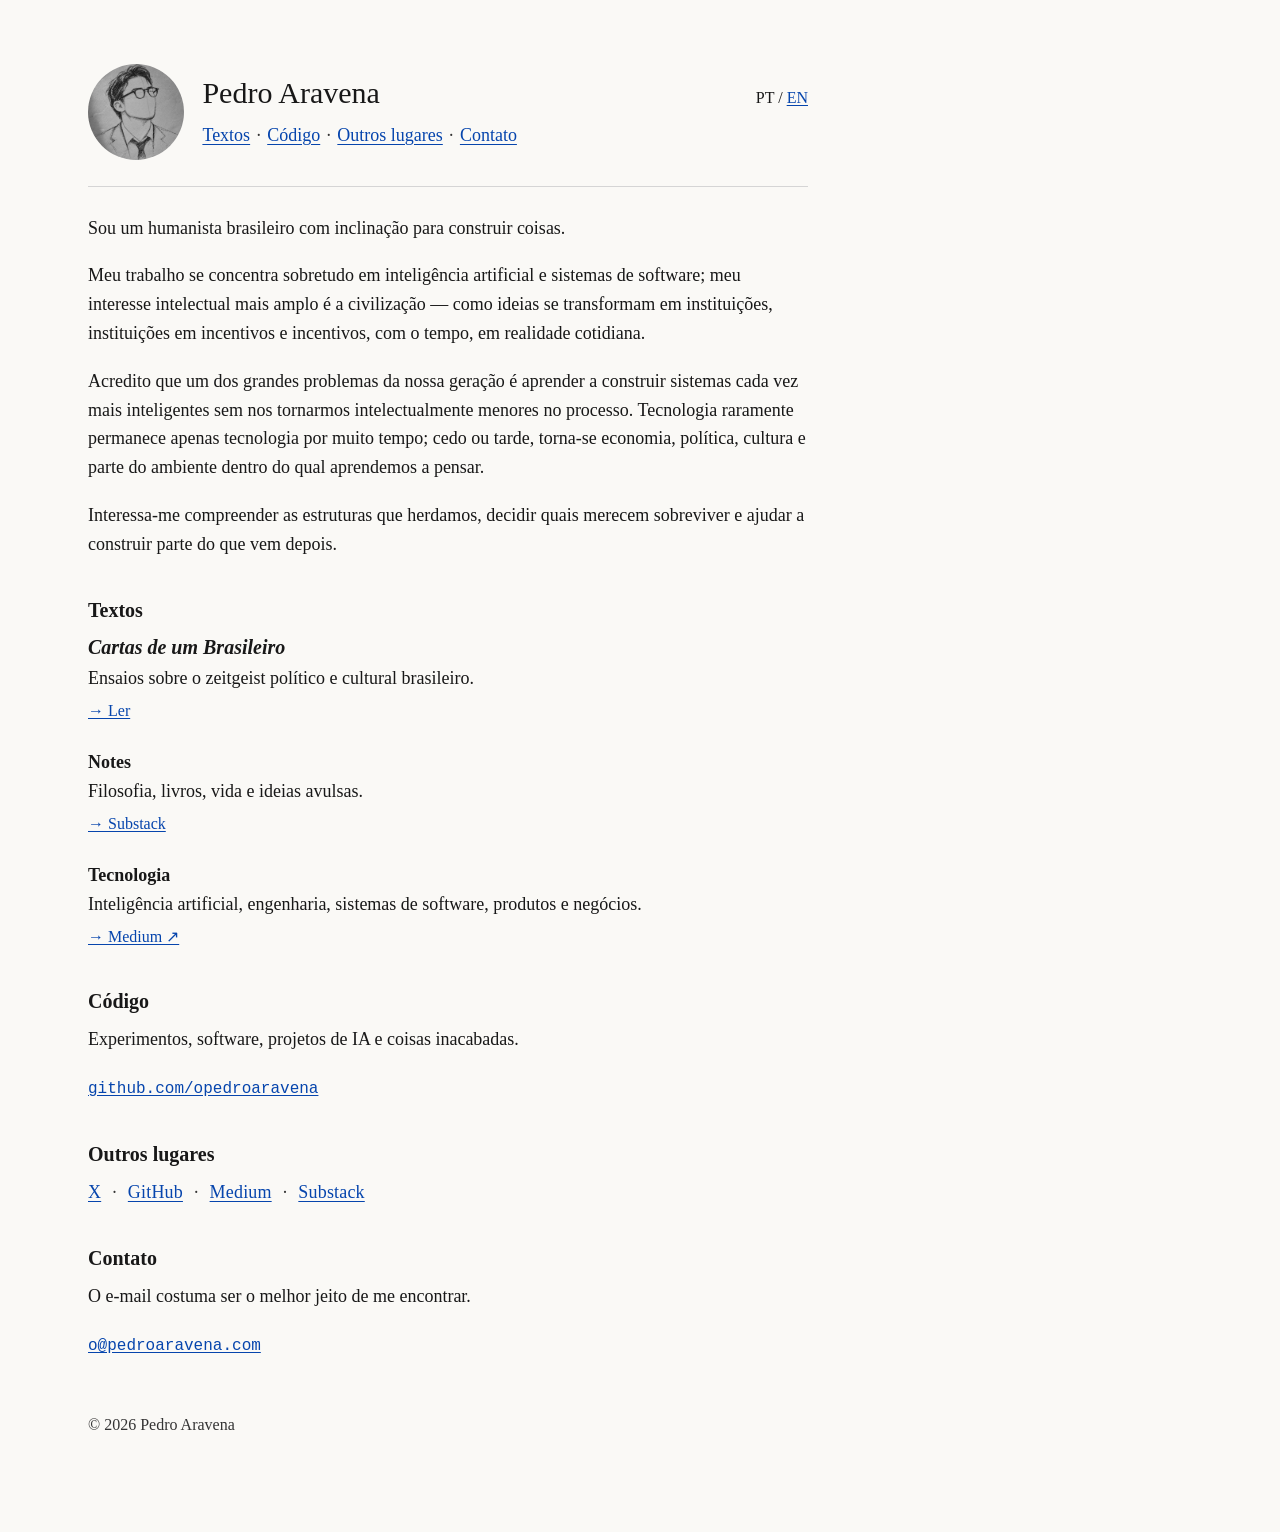
<file: index.html>
<!DOCTYPE html>
<html lang="pt-BR">
<head>
  <meta charset="utf-8">
  <meta name="viewport" content="width=device-width, initial-scale=1">
  <title>Pedro Aravena</title>
  <meta name="description" content="Textos sobre tecnologia, política, filosofia e outras coisas.">
  <link rel="canonical" href="https://pedroaravena.com/">
  <link rel="alternate" hreflang="pt-BR" href="https://pedroaravena.com/">
  <link rel="alternate" hreflang="en" href="https://pedroaravena.com/en/">
  <link rel="alternate" hreflang="x-default" href="https://pedroaravena.com/">
  <link rel="icon" href="/favicon.svg" type="image/svg+xml">
  <link rel="stylesheet" href="/styles.css">
  <meta property="og:type" content="website">
  <meta property="og:locale" content="pt_BR">
  <meta property="og:locale:alternate" content="en_US">
  <meta property="og:site_name" content="Pedro Aravena">
  <meta property="og:title" content="Pedro Aravena">
  <meta property="og:description" content="Textos sobre tecnologia, política, filosofia e outras coisas.">
  <meta property="og:url" content="https://pedroaravena.com/">
  <meta property="og:image" content="https://pedroaravena.com/og.png">
  <meta property="og:image:width" content="1200">
  <meta property="og:image:height" content="630">
  <meta name="twitter:card" content="summary_large_image">
  <meta name="twitter:title" content="Pedro Aravena">
  <meta name="twitter:description" content="Textos sobre tecnologia, política, filosofia e outras coisas.">
  <meta name="twitter:image" content="https://pedroaravena.com/og.png">
</head>
<body>
  <a class="skip" href="#conteudo">Ir para o conteúdo</a>
  <div class="page">
    <header>
      <img class="portrait" src="/img/pf.jpeg" alt="" width="96" height="96">
      <div class="brand">
        <div class="masthead">
          <h1><a href="/">Pedro Aravena</a></h1>
          <p class="lang">
            <span aria-current="true">PT</span>
            /
            <a href="/en/" hreflang="en" lang="en">EN</a>
          </p>
        </div>
        <nav aria-label="Seções">
          <a href="/writing/">Textos</a><span class="sep" aria-hidden="true">·</span><a href="/#codigo">Código</a><span class="sep" aria-hidden="true">·</span><a href="/#outros-lugares">Outros lugares</a><span class="sep" aria-hidden="true">·</span><a href="/contact/">Contato</a>
        </nav>
      </div>
    </header>

    <hr>

    <main id="conteudo">
      <p>Sou um humanista brasileiro com inclinação para construir coisas.</p>
      <p>Meu trabalho se concentra sobretudo em inteligência artificial e sistemas de software; meu interesse intelectual mais amplo é a civilização — como ideias se transformam em instituições, instituições em incentivos e incentivos, com o tempo, em realidade cotidiana.</p>
      <p>Acredito que um dos grandes problemas da nossa geração é aprender a construir sistemas cada vez mais inteligentes sem nos tornarmos intelectualmente menores no processo. Tecnologia raramente permanece apenas tecnologia por muito tempo; cedo ou tarde, torna-se economia, política, cultura e parte do ambiente dentro do qual aprendemos a pensar.</p>
      <p>Interessa-me compreender as estruturas que herdamos, decidir quais merecem sobreviver e ajudar a construir parte do que vem depois.</p>

      <section id="textos" aria-labelledby="textos-titulo">
        <h2 id="textos-titulo">Textos</h2>

        <article class="entry featured">
          <h3>Cartas de um Brasileiro</h3>
          <p>Ensaios sobre o zeitgeist político e cultural brasileiro.</p>
          <p class="go"><a href="https://cartasdeumbrasileiro.substack.com">→ Ler</a></p>
        </article>

        <article class="entry">
          <h3>Notes</h3>
          <p>Filosofia, livros, vida e ideias avulsas.</p>
          <p class="go"><a href="https://opedroaravena.substack.com">→ Substack</a></p>
        </article>

        <article class="entry">
          <h3>Tecnologia</h3>
          <p>Inteligência artificial, engenharia, sistemas de software, produtos e negócios.</p>
          <p class="go"><a href="https://medium.com/@opedroaravena">→ Medium ↗</a></p>
        </article>
      </section>

      <section id="codigo" aria-labelledby="codigo-titulo">
        <h2 id="codigo-titulo">Código</h2>
        <p>Experimentos, software, projetos de IA e coisas inacabadas.</p>
        <p><a class="mono" href="https://github.com/opedroaravena">github.com/opedroaravena</a></p>
      </section>

      <section id="outros-lugares" aria-labelledby="outros-lugares-titulo">
        <h2 id="outros-lugares-titulo">Outros lugares</h2>
        <p class="elsewhere">
          <a href="https://x.com/opedroaravena">X</a>
          <span class="sep" aria-hidden="true">·</span>
          <a href="https://github.com/opedroaravena">GitHub</a>
          <span class="sep" aria-hidden="true">·</span>
          <a href="https://medium.com/@opedroaravena">Medium</a>
          <span class="sep" aria-hidden="true">·</span>
          <a href="https://cartasdeumbrasileiro.substack.com">Substack</a>
        </p>
      </section>

      <section id="contato" aria-labelledby="contato-titulo">
        <h2 id="contato-titulo">Contato</h2>
        <p>O e-mail costuma ser o melhor jeito de me encontrar.</p>
        <p><a class="mono" href="mailto:o@pedroaravena.com">o@pedroaravena.com</a></p>
      </section>
    </main>

    <footer>
      <p>© 2026 Pedro Aravena</p>
    </footer>
  </div>
</body>
</html>
</file>
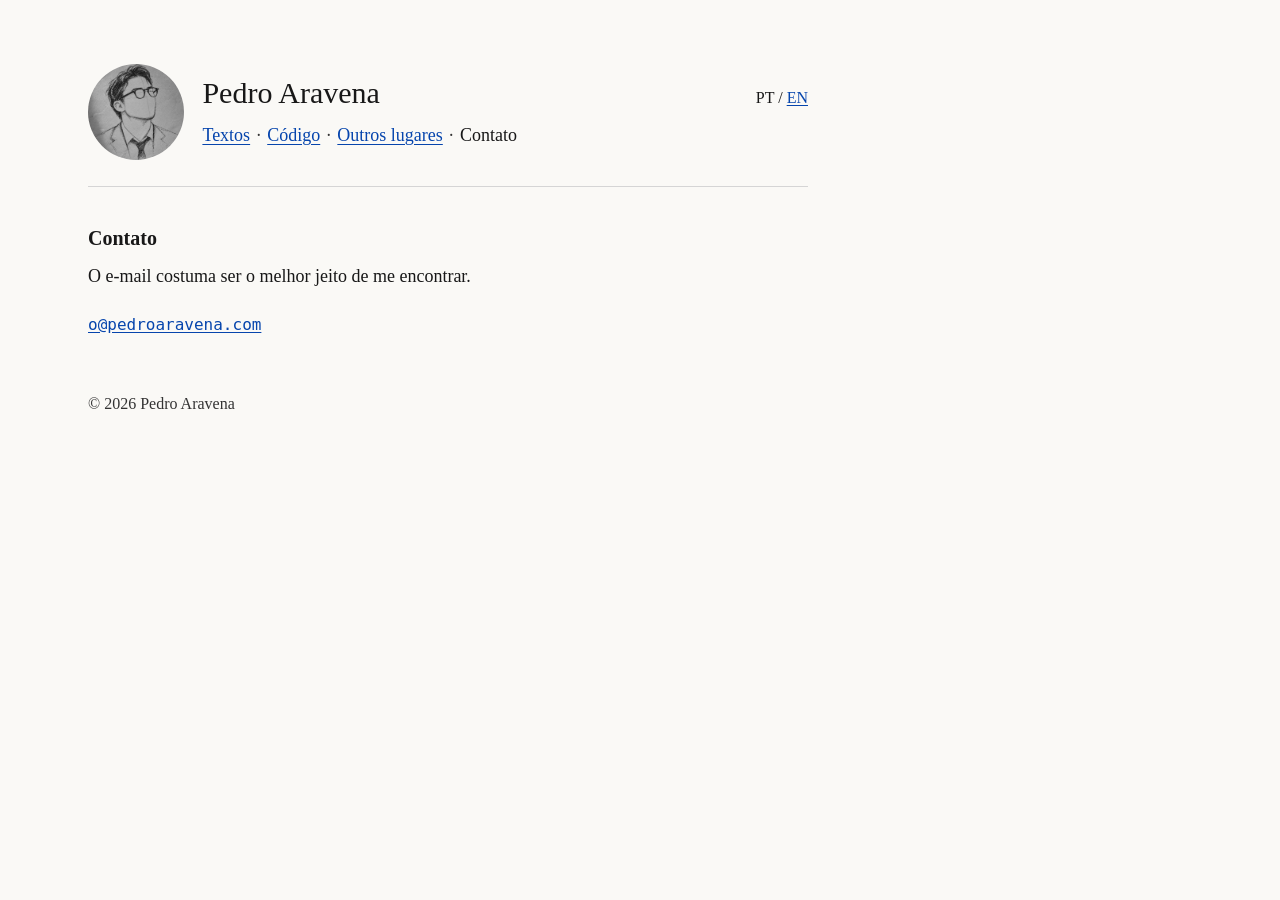
<file: contact/index.html>
<!DOCTYPE html>
<html lang="pt-BR">
<head>
  <meta charset="utf-8">
  <meta name="viewport" content="width=device-width, initial-scale=1">
  <title>Contato — Pedro Aravena</title>
  <meta name="description" content="O e-mail costuma ser o melhor jeito de me encontrar.">
  <link rel="canonical" href="https://pedroaravena.com/contact/">
  <link rel="alternate" hreflang="pt-BR" href="https://pedroaravena.com/contact/">
  <link rel="alternate" hreflang="en" href="https://pedroaravena.com/en/contact/">
  <link rel="alternate" hreflang="x-default" href="https://pedroaravena.com/contact/">
  <link rel="icon" href="/favicon.svg" type="image/svg+xml">
  <link rel="stylesheet" href="/styles.css">
  <meta property="og:type" content="website">
  <meta property="og:locale" content="pt_BR">
  <meta property="og:locale:alternate" content="en_US">
  <meta property="og:site_name" content="Pedro Aravena">
  <meta property="og:title" content="Contato — Pedro Aravena">
  <meta property="og:description" content="O e-mail costuma ser o melhor jeito de me encontrar.">
  <meta property="og:url" content="https://pedroaravena.com/contact/">
  <meta property="og:image" content="https://pedroaravena.com/og.png">
  <meta property="og:image:width" content="1200">
  <meta property="og:image:height" content="630">
  <meta name="twitter:card" content="summary_large_image">
  <meta name="twitter:title" content="Contato — Pedro Aravena">
  <meta name="twitter:description" content="O e-mail costuma ser o melhor jeito de me encontrar.">
  <meta name="twitter:image" content="https://pedroaravena.com/og.png">
</head>
<body>
  <a class="skip" href="#conteudo">Ir para o conteúdo</a>
  <div class="page">
    <header>
      <img class="portrait" src="/img/pf.jpeg" alt="" width="96" height="96">
      <div class="brand">
        <div class="masthead">
          <h1><a href="/">Pedro Aravena</a></h1>
          <p class="lang">
            <span aria-current="true">PT</span>
            /
            <a href="/en/contact/" hreflang="en" lang="en">EN</a>
          </p>
        </div>
        <nav aria-label="Seções">
          <a href="/writing/">Textos</a><span class="sep" aria-hidden="true">·</span><a href="/#codigo">Código</a><span class="sep" aria-hidden="true">·</span><a href="/#outros-lugares">Outros lugares</a><span class="sep" aria-hidden="true">·</span><a href="/contact/" aria-current="page">Contato</a>
        </nav>
      </div>
    </header>

    <hr>

    <main id="conteudo">
      <h2>Contato</h2>
      <p>O e-mail costuma ser o melhor jeito de me encontrar.</p>
      <p><a class="mono" href="mailto:o@pedroaravena.com">o@pedroaravena.com</a></p>
    </main>

    <footer>
      <p>© 2026 Pedro Aravena</p>
    </footer>
  </div>
</body>
</html>
</file>
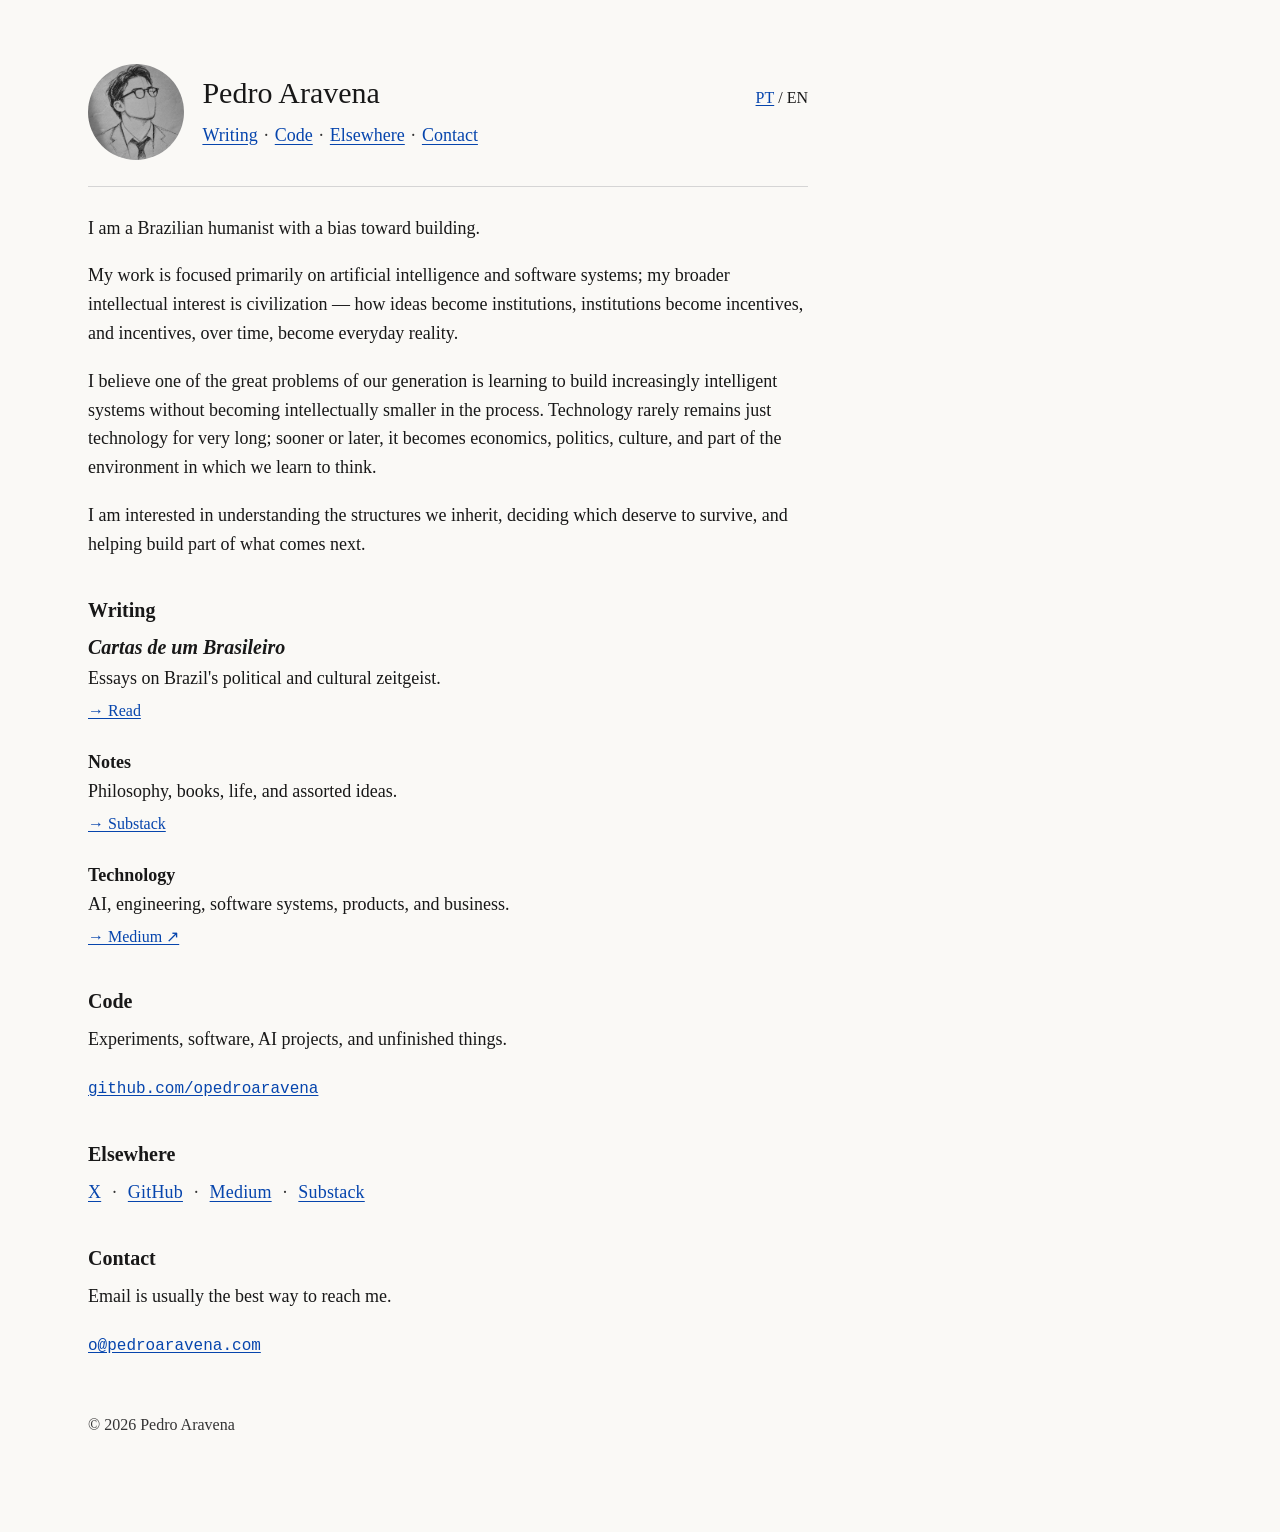
<file: en/index.html>
<!DOCTYPE html>
<html lang="en">
<head>
  <meta charset="utf-8">
  <meta name="viewport" content="width=device-width, initial-scale=1">
  <title>Pedro Aravena</title>
  <meta name="description" content="Writing on technology, politics, philosophy, and other things.">
  <link rel="canonical" href="https://pedroaravena.com/en/">
  <link rel="alternate" hreflang="pt-BR" href="https://pedroaravena.com/">
  <link rel="alternate" hreflang="en" href="https://pedroaravena.com/en/">
  <link rel="alternate" hreflang="x-default" href="https://pedroaravena.com/">
  <link rel="icon" href="/favicon.svg" type="image/svg+xml">
  <link rel="stylesheet" href="/styles.css">
  <meta property="og:type" content="website">
  <meta property="og:locale" content="en_US">
  <meta property="og:locale:alternate" content="pt_BR">
  <meta property="og:site_name" content="Pedro Aravena">
  <meta property="og:title" content="Pedro Aravena">
  <meta property="og:description" content="Writing on technology, politics, philosophy, and other things.">
  <meta property="og:url" content="https://pedroaravena.com/en/">
  <meta property="og:image" content="https://pedroaravena.com/og.png">
  <meta property="og:image:width" content="1200">
  <meta property="og:image:height" content="630">
  <meta name="twitter:card" content="summary_large_image">
  <meta name="twitter:title" content="Pedro Aravena">
  <meta name="twitter:description" content="Writing on technology, politics, philosophy, and other things.">
  <meta name="twitter:image" content="https://pedroaravena.com/og.png">
</head>
<body>
  <a class="skip" href="#content">Skip to content</a>
  <div class="page">
    <header>
      <img class="portrait" src="/img/pf.jpeg" alt="" width="96" height="96">
      <div class="brand">
        <div class="masthead">
          <h1><a href="/en/">Pedro Aravena</a></h1>
          <p class="lang">
            <a href="/" hreflang="pt-BR" lang="pt-BR">PT</a>
            /
            <span aria-current="true">EN</span>
          </p>
        </div>
        <nav aria-label="Sections">
          <a href="/en/writing/">Writing</a><span class="sep" aria-hidden="true">·</span><a href="/en/#code">Code</a><span class="sep" aria-hidden="true">·</span><a href="/en/#elsewhere">Elsewhere</a><span class="sep" aria-hidden="true">·</span><a href="/en/contact/">Contact</a>
        </nav>
      </div>
    </header>

    <hr>

    <main id="content">
      <p>I am a Brazilian humanist with a bias toward building.</p>
      <p>
        My work is focused primarily on artificial intelligence and software systems;
        my broader intellectual interest is civilization — how ideas become institutions,
        institutions become incentives, and incentives, over time, become everyday reality.
      </p>
      <p>
        I believe one of the great problems of our generation is learning to build increasingly
        intelligent systems without becoming intellectually smaller in the process.
        Technology rarely remains just technology for very long; sooner or later, it becomes
        economics, politics, culture, and part of the environment in which we learn to think.
      </p>
      <p>
        I am interested in understanding the structures we inherit, deciding which deserve
        to survive, and helping build part of what comes next.
      </p>

      <section id="writing" aria-labelledby="writing-heading">
        <h2 id="writing-heading">Writing</h2>

        <article class="entry featured">
          <h3>Cartas de um Brasileiro</h3>
          <p>Essays on Brazil's political and cultural zeitgeist.</p>
          <p class="go"><a href="https://cartasdeumbrasileiro.substack.com">→ Read</a></p>
        </article>

        <article class="entry">
          <h3>Notes</h3>
          <p>Philosophy, books, life, and assorted ideas.</p>
          <p class="go"><a href="https://opedroaravena.substack.com">→ Substack</a></p>
        </article>

        <article class="entry">
          <h3>Technology</h3>
          <p>AI, engineering, software systems, products, and business.</p>
          <p class="go"><a href="https://medium.com/@opedroaravena">→ Medium ↗</a></p>
        </article>
      </section>

      <section id="code" aria-labelledby="code-heading">
        <h2 id="code-heading">Code</h2>
        <p>Experiments, software, AI projects, and unfinished things.</p>
        <p><a class="mono" href="https://github.com/opedroaravena">github.com/opedroaravena</a></p>
      </section>

      <section id="elsewhere" aria-labelledby="elsewhere-heading">
        <h2 id="elsewhere-heading">Elsewhere</h2>
        <p class="elsewhere">
          <a href="https://x.com/opedroaravena">X</a>
          <span class="sep" aria-hidden="true">·</span>
          <a href="https://github.com/opedroaravena">GitHub</a>
          <span class="sep" aria-hidden="true">·</span>
          <a href="https://medium.com/@opedroaravena">Medium</a>
          <span class="sep" aria-hidden="true">·</span>
          <a href="https://cartasdeumbrasileiro.substack.com">Substack</a>
        </p>
      </section>

      <section id="contact" aria-labelledby="contact-heading">
        <h2 id="contact-heading">Contact</h2>
        <p>Email is usually the best way to reach me.</p>
        <p><a class="mono" href="mailto:o@pedroaravena.com">o@pedroaravena.com</a></p>
      </section>
    </main>

    <footer>
      <p>© 2026 Pedro Aravena</p>
    </footer>
  </div>
</body>
</html>
</file>
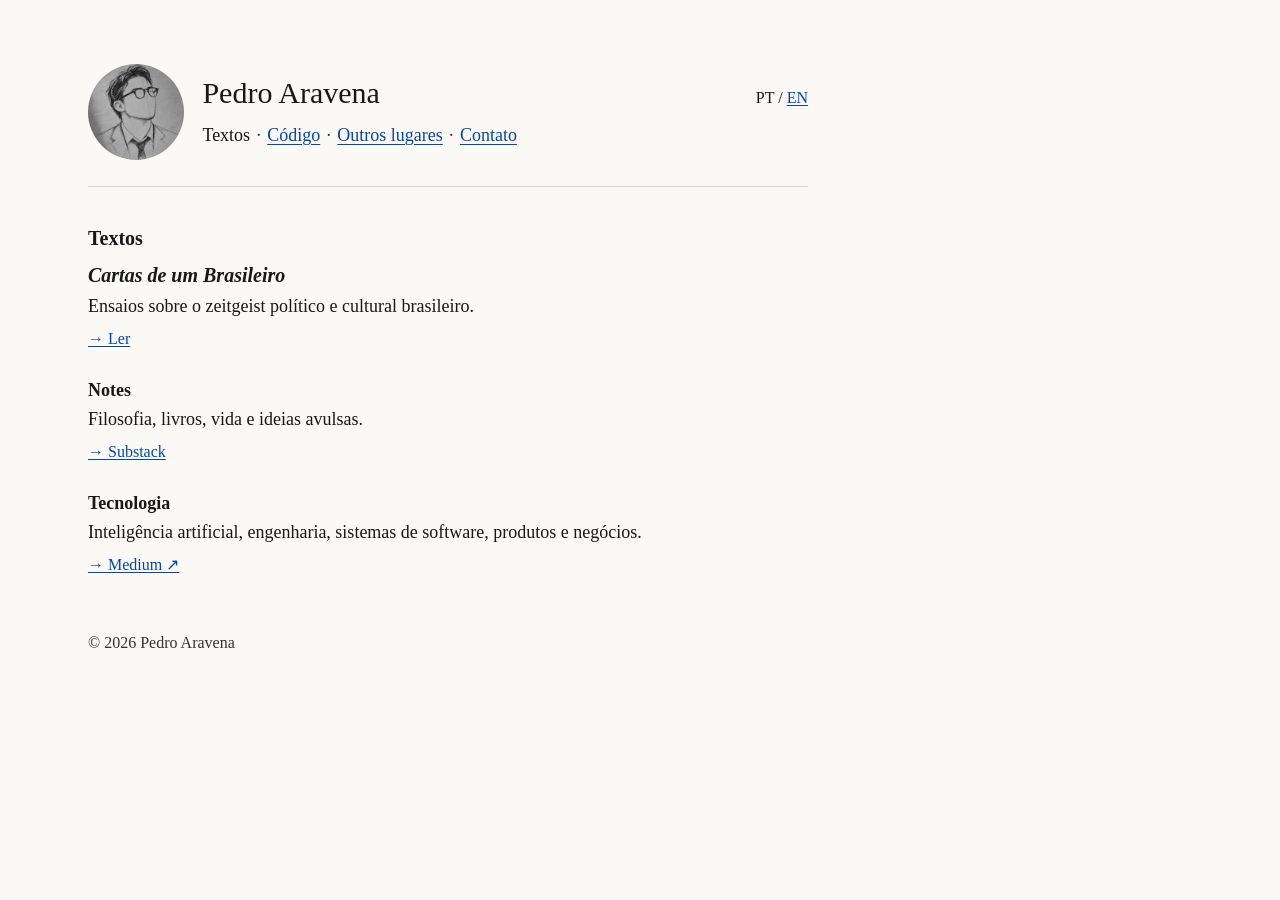
<file: writing/index.html>
<!DOCTYPE html>
<html lang="pt-BR">
<head>
  <meta charset="utf-8">
  <meta name="viewport" content="width=device-width, initial-scale=1">
  <title>Textos — Pedro Aravena</title>
  <meta name="description" content="Textos sobre tecnologia, política, filosofia e outras coisas.">
  <link rel="canonical" href="https://pedroaravena.com/writing/">
  <link rel="alternate" hreflang="pt-BR" href="https://pedroaravena.com/writing/">
  <link rel="alternate" hreflang="en" href="https://pedroaravena.com/en/writing/">
  <link rel="alternate" hreflang="x-default" href="https://pedroaravena.com/writing/">
  <link rel="icon" href="/favicon.svg" type="image/svg+xml">
  <link rel="stylesheet" href="/styles.css">
  <meta property="og:type" content="website">
  <meta property="og:locale" content="pt_BR">
  <meta property="og:locale:alternate" content="en_US">
  <meta property="og:site_name" content="Pedro Aravena">
  <meta property="og:title" content="Textos — Pedro Aravena">
  <meta property="og:description" content="Textos sobre tecnologia, política, filosofia e outras coisas.">
  <meta property="og:url" content="https://pedroaravena.com/writing/">
  <meta property="og:image" content="https://pedroaravena.com/og.png">
  <meta property="og:image:width" content="1200">
  <meta property="og:image:height" content="630">
  <meta name="twitter:card" content="summary_large_image">
  <meta name="twitter:title" content="Textos — Pedro Aravena">
  <meta name="twitter:description" content="Textos sobre tecnologia, política, filosofia e outras coisas.">
  <meta name="twitter:image" content="https://pedroaravena.com/og.png">
</head>
<body>
  <a class="skip" href="#conteudo">Ir para o conteúdo</a>
  <div class="page">
    <header>
      <img class="portrait" src="/img/pf.jpeg" alt="" width="96" height="96">
      <div class="brand">
        <div class="masthead">
          <h1><a href="/">Pedro Aravena</a></h1>
          <p class="lang">
            <span aria-current="true">PT</span>
            /
            <a href="/en/writing/" hreflang="en" lang="en">EN</a>
          </p>
        </div>
        <nav aria-label="Seções">
          <a href="/writing/" aria-current="page">Textos</a><span class="sep" aria-hidden="true">·</span><a href="/#codigo">Código</a><span class="sep" aria-hidden="true">·</span><a href="/#outros-lugares">Outros lugares</a><span class="sep" aria-hidden="true">·</span><a href="/contact/">Contato</a>
        </nav>
      </div>
    </header>

    <hr>

    <main id="conteudo">
      <h2>Textos</h2>

      <article class="entry featured">
        <h3>Cartas de um Brasileiro</h3>
        <p>Ensaios sobre o zeitgeist político e cultural brasileiro.</p>
        <p class="go"><a href="https://cartasdeumbrasileiro.substack.com">→ Ler</a></p>
      </article>

      <article class="entry">
        <h3>Notes</h3>
        <p>Filosofia, livros, vida e ideias avulsas.</p>
        <p class="go"><a href="https://opedroaravena.substack.com">→ Substack</a></p>
      </article>

      <article class="entry">
        <h3>Tecnologia</h3>
        <p>Inteligência artificial, engenharia, sistemas de software, produtos e negócios.</p>
        <p class="go"><a href="https://medium.com/@opedroaravena">→ Medium ↗</a></p>
      </article>
    </main>

    <footer>
      <p>© 2026 Pedro Aravena</p>
    </footer>
  </div>
</body>
</html>
</file>
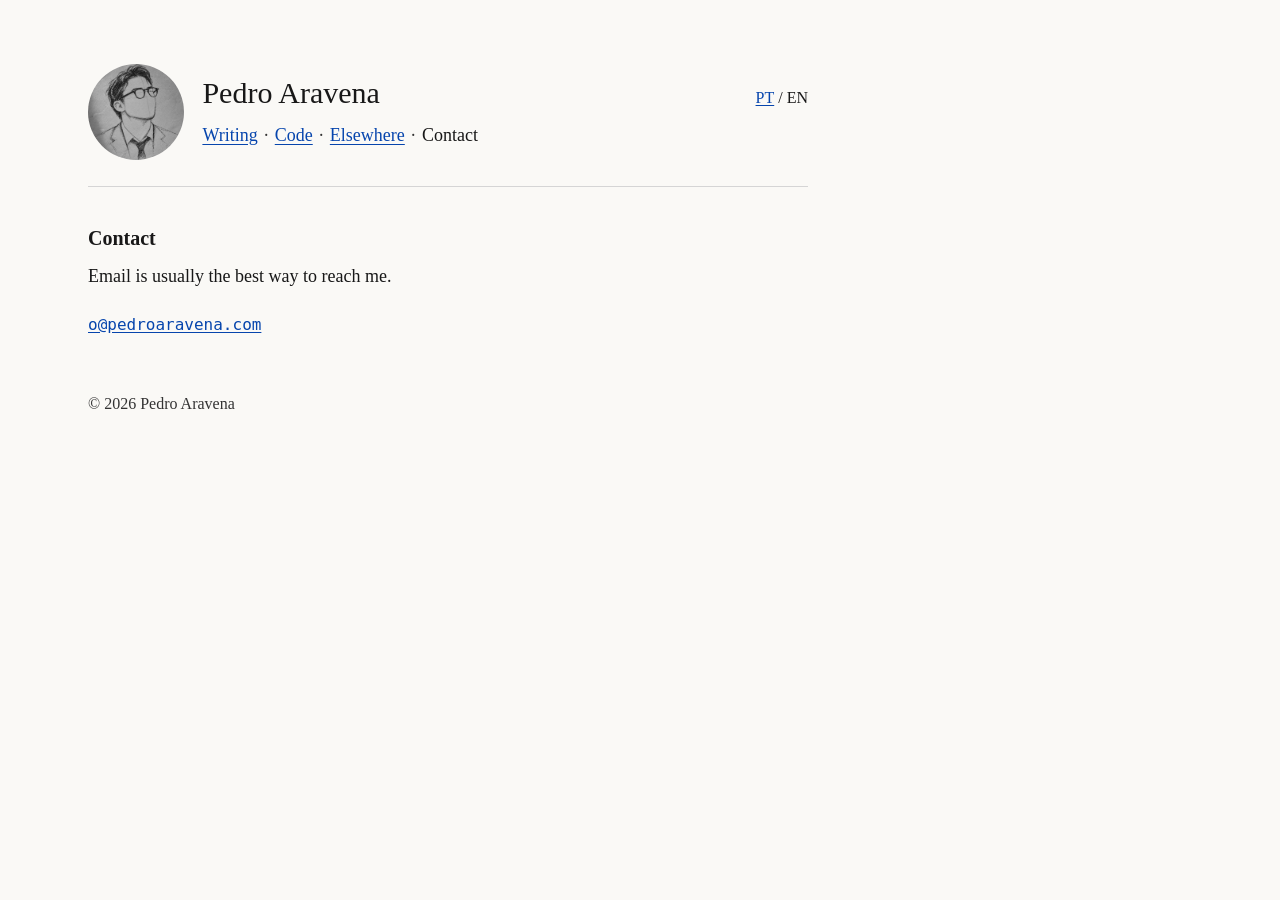
<file: en/contact/index.html>
<!DOCTYPE html>
<html lang="en">
<head>
  <meta charset="utf-8">
  <meta name="viewport" content="width=device-width, initial-scale=1">
  <title>Contact — Pedro Aravena</title>
  <meta name="description" content="Email is usually the best way to reach me.">
  <link rel="canonical" href="https://pedroaravena.com/en/contact/">
  <link rel="alternate" hreflang="pt-BR" href="https://pedroaravena.com/contact/">
  <link rel="alternate" hreflang="en" href="https://pedroaravena.com/en/contact/">
  <link rel="alternate" hreflang="x-default" href="https://pedroaravena.com/contact/">
  <link rel="icon" href="/favicon.svg" type="image/svg+xml">
  <link rel="stylesheet" href="/styles.css">
  <meta property="og:type" content="website">
  <meta property="og:locale" content="en_US">
  <meta property="og:locale:alternate" content="pt_BR">
  <meta property="og:site_name" content="Pedro Aravena">
  <meta property="og:title" content="Contact — Pedro Aravena">
  <meta property="og:description" content="Email is usually the best way to reach me.">
  <meta property="og:url" content="https://pedroaravena.com/en/contact/">
  <meta property="og:image" content="https://pedroaravena.com/og.png">
  <meta property="og:image:width" content="1200">
  <meta property="og:image:height" content="630">
  <meta name="twitter:card" content="summary_large_image">
  <meta name="twitter:title" content="Contact — Pedro Aravena">
  <meta name="twitter:description" content="Email is usually the best way to reach me.">
  <meta name="twitter:image" content="https://pedroaravena.com/og.png">
</head>
<body>
  <a class="skip" href="#content">Skip to content</a>
  <div class="page">
    <header>
      <img class="portrait" src="/img/pf.jpeg" alt="" width="96" height="96">
      <div class="brand">
        <div class="masthead">
          <h1><a href="/en/">Pedro Aravena</a></h1>
          <p class="lang">
            <a href="/contact/" hreflang="pt-BR" lang="pt-BR">PT</a>
            /
            <span aria-current="true">EN</span>
          </p>
        </div>
        <nav aria-label="Sections">
          <a href="/en/writing/">Writing</a><span class="sep" aria-hidden="true">·</span><a href="/en/#code">Code</a><span class="sep" aria-hidden="true">·</span><a href="/en/#elsewhere">Elsewhere</a><span class="sep" aria-hidden="true">·</span><a href="/en/contact/" aria-current="page">Contact</a>
        </nav>
      </div>
    </header>

    <hr>

    <main id="content">
      <h2>Contact</h2>
      <p>Email is usually the best way to reach me.</p>
      <p><a class="mono" href="mailto:o@pedroaravena.com">o@pedroaravena.com</a></p>
    </main>

    <footer>
      <p>© 2026 Pedro Aravena</p>
    </footer>
  </div>
</body>
</html>
</file>
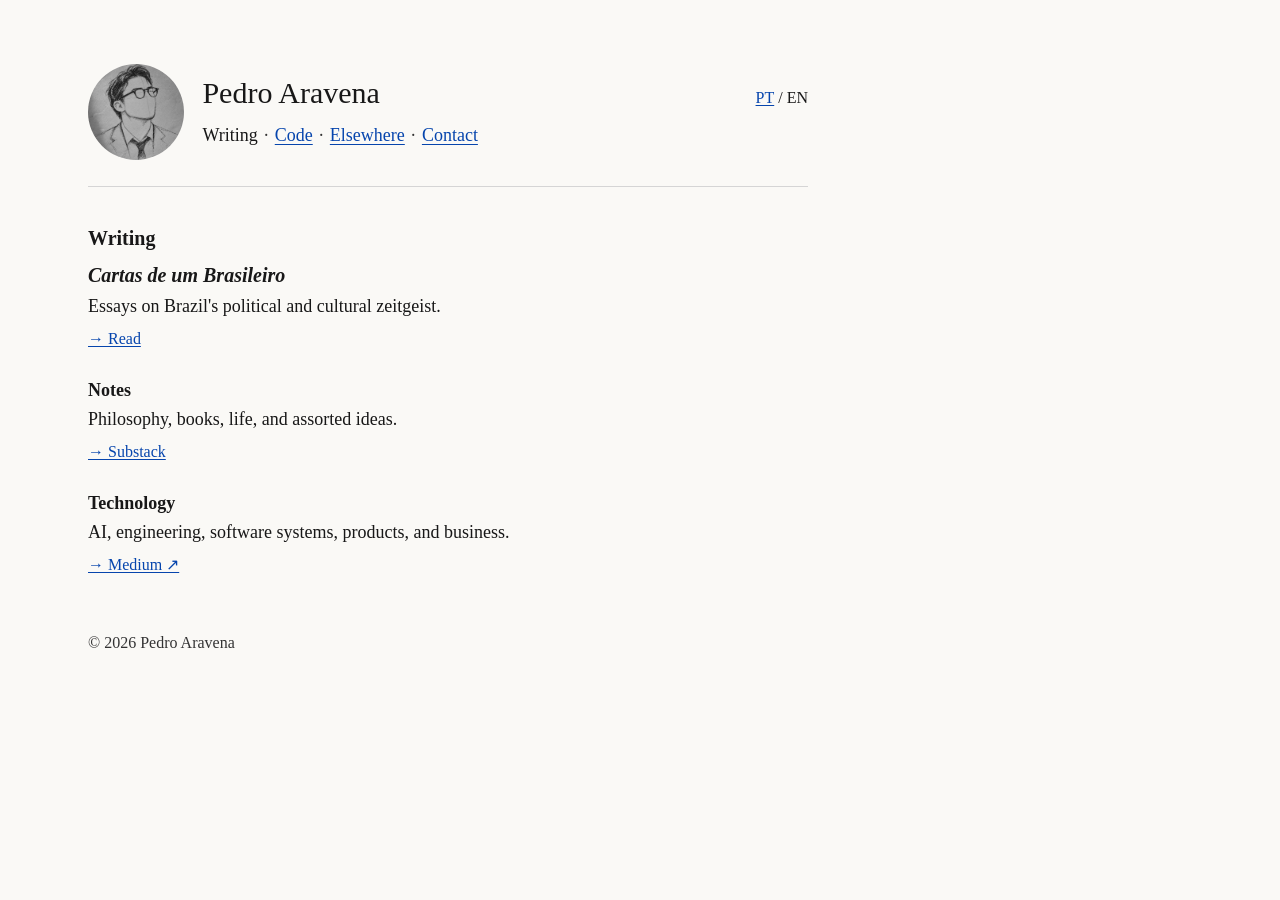
<file: en/writing/index.html>
<!DOCTYPE html>
<html lang="en">
<head>
  <meta charset="utf-8">
  <meta name="viewport" content="width=device-width, initial-scale=1">
  <title>Writing — Pedro Aravena</title>
  <meta name="description" content="Writing on technology, politics, philosophy, and other things.">
  <link rel="canonical" href="https://pedroaravena.com/en/writing/">
  <link rel="alternate" hreflang="pt-BR" href="https://pedroaravena.com/writing/">
  <link rel="alternate" hreflang="en" href="https://pedroaravena.com/en/writing/">
  <link rel="alternate" hreflang="x-default" href="https://pedroaravena.com/writing/">
  <link rel="icon" href="/favicon.svg" type="image/svg+xml">
  <link rel="stylesheet" href="/styles.css">
  <meta property="og:type" content="website">
  <meta property="og:locale" content="en_US">
  <meta property="og:locale:alternate" content="pt_BR">
  <meta property="og:site_name" content="Pedro Aravena">
  <meta property="og:title" content="Writing — Pedro Aravena">
  <meta property="og:description" content="Writing on technology, politics, philosophy, and other things.">
  <meta property="og:url" content="https://pedroaravena.com/en/writing/">
  <meta property="og:image" content="https://pedroaravena.com/og.png">
  <meta property="og:image:width" content="1200">
  <meta property="og:image:height" content="630">
  <meta name="twitter:card" content="summary_large_image">
  <meta name="twitter:title" content="Writing — Pedro Aravena">
  <meta name="twitter:description" content="Writing on technology, politics, philosophy, and other things.">
  <meta name="twitter:image" content="https://pedroaravena.com/og.png">
</head>
<body>
  <a class="skip" href="#content">Skip to content</a>
  <div class="page">
    <header>
      <img class="portrait" src="/img/pf.jpeg" alt="" width="96" height="96">
      <div class="brand">
        <div class="masthead">
          <h1><a href="/en/">Pedro Aravena</a></h1>
          <p class="lang">
            <a href="/writing/" hreflang="pt-BR" lang="pt-BR">PT</a>
            /
            <span aria-current="true">EN</span>
          </p>
        </div>
        <nav aria-label="Sections">
          <a href="/en/writing/" aria-current="page">Writing</a><span class="sep" aria-hidden="true">·</span><a href="/en/#code">Code</a><span class="sep" aria-hidden="true">·</span><a href="/en/#elsewhere">Elsewhere</a><span class="sep" aria-hidden="true">·</span><a href="/en/contact/">Contact</a>
        </nav>
      </div>
    </header>

    <hr>

    <main id="content">
      <h2>Writing</h2>

      <article class="entry featured">
        <h3>Cartas de um Brasileiro</h3>
        <p>Essays on Brazil's political and cultural zeitgeist.</p>
        <p class="go"><a href="https://cartasdeumbrasileiro.substack.com">→ Read</a></p>
      </article>

      <article class="entry">
        <h3>Notes</h3>
        <p>Philosophy, books, life, and assorted ideas.</p>
        <p class="go"><a href="https://opedroaravena.substack.com">→ Substack</a></p>
      </article>

      <article class="entry">
        <h3>Technology</h3>
        <p>AI, engineering, software systems, products, and business.</p>
        <p class="go"><a href="https://medium.com/@opedroaravena">→ Medium ↗</a></p>
      </article>
    </main>

    <footer>
      <p>© 2026 Pedro Aravena</p>
    </footer>
  </div>
</body>
</html>
</file>
<file: styles.css>
:root {
  --bg: #faf9f6;
  --text: #181818;
  --muted: #333333;
  --link: #0645ad;
  --link-hover: #003380;
  --link-visited: #551a8b;
  --rule: #d5d5d5;
}

*,
*::before,
*::after {
  box-sizing: border-box;
}

html {
  color-scheme: light;
  background: var(--bg);
}

body {
  margin: 0;
  padding: 64px 48px 96px;
  background: var(--bg);
  color: var(--text);
  font-family: Georgia, "Times New Roman", Times, serif;
  font-size: 18px;
  line-height: 1.6;
}

.page {
  max-width: 720px;
}

.skip {
  position: absolute;
  left: 12px;
  top: 8px;
  padding: 0.25em 0.5em;
  background: var(--bg);
  color: var(--link);
  transform: translateY(-150%);
}

.skip:focus {
  transform: none;
}

a {
  color: var(--link);
  text-decoration: underline;
  text-underline-offset: 0.14em;
}

a:visited {
  color: var(--link-visited);
}

a:hover {
  color: var(--link-hover);
}

a:focus-visible {
  outline: 2px solid var(--link);
  outline-offset: 2px;
}

header {
  display: flex;
  align-items: center;
  gap: 1.15rem;
  margin-bottom: 0.25rem;
}

.portrait {
  display: block;
  flex: 0 0 auto;
  width: 96px;
  height: 96px;
  border-radius: 50%;
  object-fit: cover;
  object-position: 50% 20%;
  filter: grayscale(1);
}

.brand {
  flex: 1 1 auto;
  min-width: 0;
}

.masthead {
  display: flex;
  justify-content: space-between;
  align-items: baseline;
  gap: 1rem;
}

h1 {
  margin: 0;
  flex: 1 1 auto;
  min-width: 0;
  font-size: 30px;
  font-weight: 400;
  line-height: 1.25;
}

h1 a,
h1 a:visited {
  color: inherit;
  text-decoration: none;
}

h1 a:hover {
  color: inherit;
  text-decoration: underline;
}

.lang {
  margin: 0;
  flex: 0 0 auto;
  font-size: 16px;
  line-height: 1.4;
  white-space: nowrap;
}

.lang [aria-current="true"] {
  color: var(--text);
}

nav {
  margin: 0.55rem 0 0;
}

nav a[aria-current="page"] {
  color: var(--text);
  text-decoration: none;
}

.sep {
  margin: 0 0.35em;
  color: var(--muted);
}

hr {
  border: 0;
  border-top: 1px solid var(--rule);
  margin: 1.6rem 0 1.7rem;
}

main p {
  margin: 0 0 1.05em;
}

main p:last-child {
  margin-bottom: 0;
}

h2 {
  margin: 2.4rem 0 0.7rem;
  font-size: 20px;
  font-weight: 700;
  line-height: 1.3;
}

.entry {
  margin: 0 0 1.65rem;
}

.entry:last-child {
  margin-bottom: 0;
}

.entry h3 {
  margin: 0 0 0.2rem;
  font-size: 18px;
  font-weight: 700;
  line-height: 1.35;
}

.entry.featured h3 {
  font-size: 20px;
  font-style: italic;
  font-weight: 700;
}

.entry p {
  margin: 0 0 0.3rem;
}

.go {
  font-size: 16px;
}

.mono {
  font-family: ui-monospace, "Cascadia Mono", "Segoe UI Mono", Menlo, Consolas, monospace;
  font-size: 16px;
}

.elsewhere {
  letter-spacing: 0.01em;
}

footer {
  margin-top: 3.25rem;
  color: var(--muted);
  font-size: 16px;
}

footer p {
  margin: 0;
}

@media (min-width: 1100px) {
  body {
    padding-left: 88px;
  }
}

@media (max-width: 640px) {
  body {
    padding: 36px 22px 72px;
    font-size: 17px;
  }

  header {
    gap: 0.85rem;
  }

  .portrait {
    width: 80px;
    height: 80px;
  }

  h1 {
    font-size: 28px;
  }

  nav {
    line-height: 1.7;
  }
}

@media (prefers-reduced-motion: reduce) {
  html {
    scroll-behavior: auto;
  }
}
</file>
